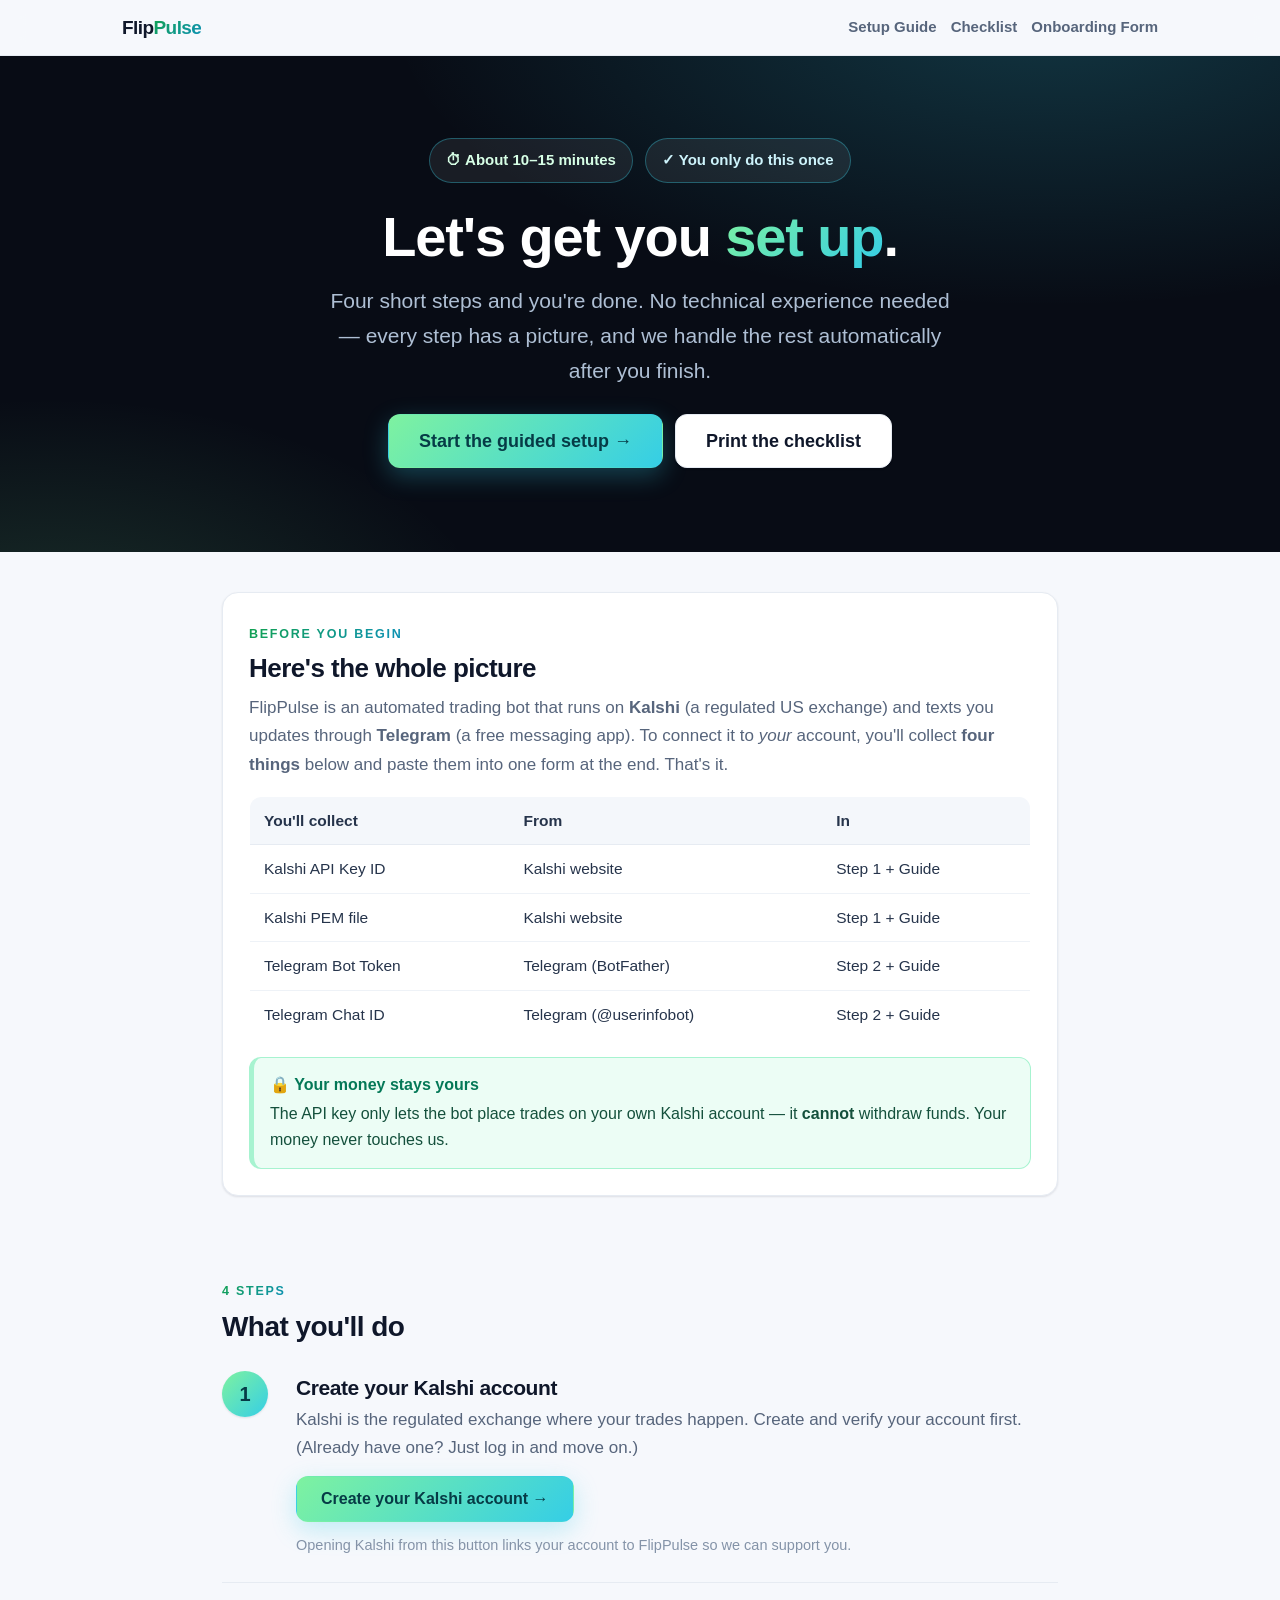
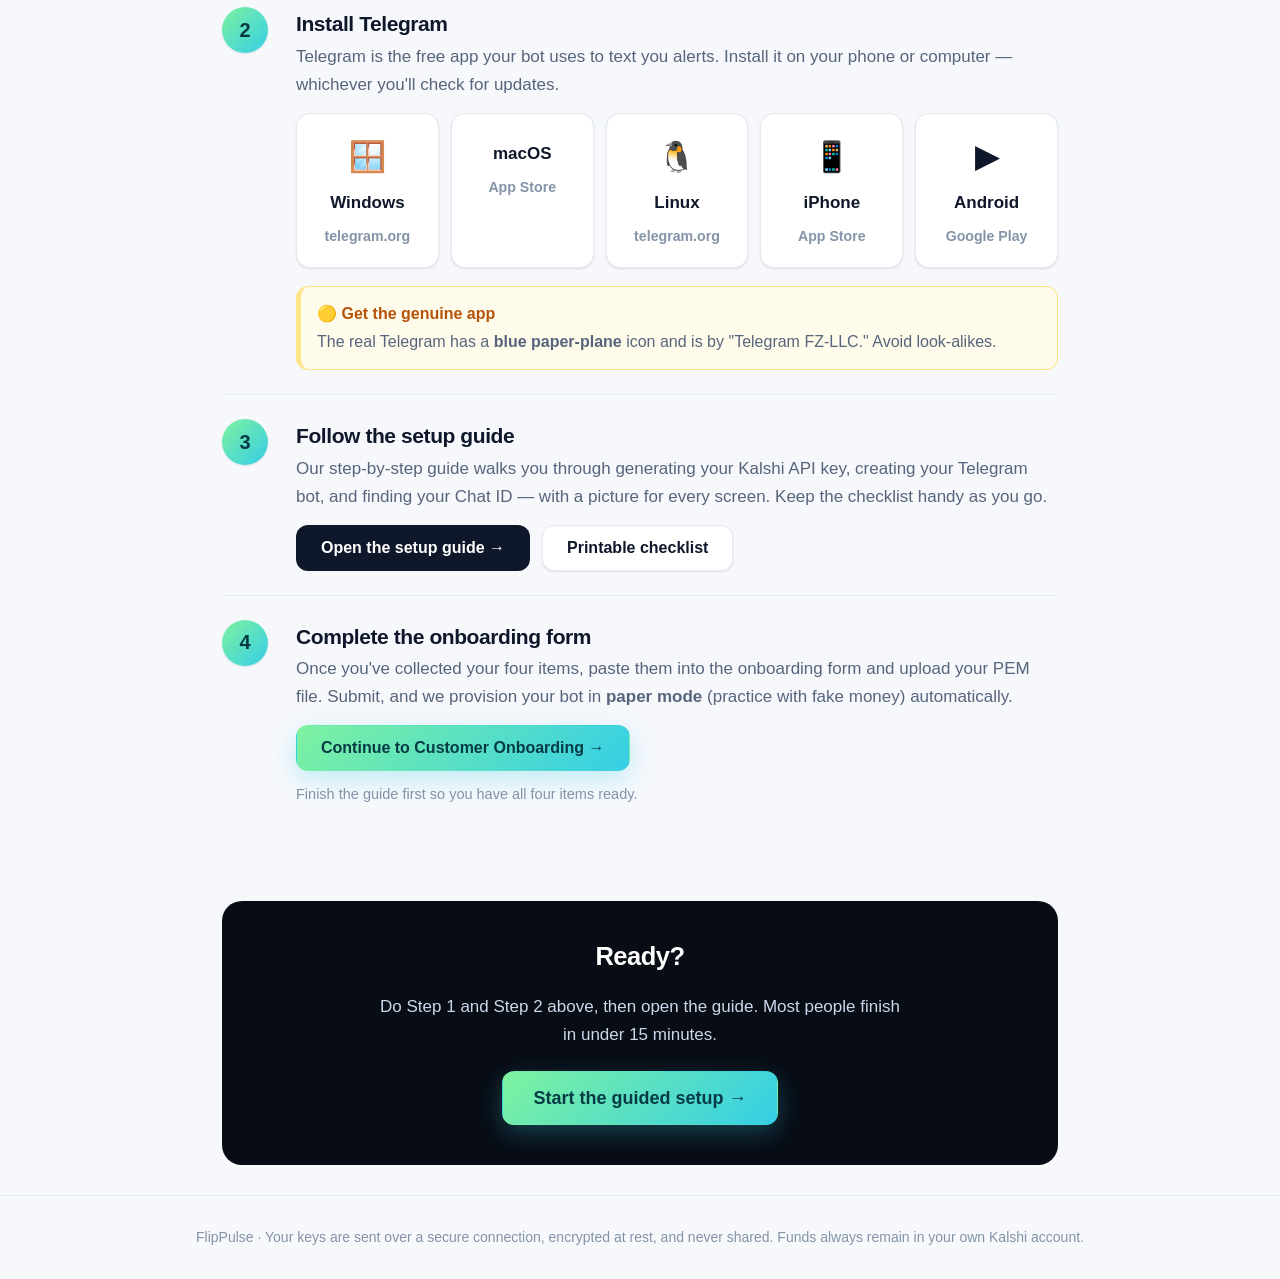
<file: onboarding/guide/index.html>
<!doctype html>
<html lang="en">
<head>
<meta charset="utf-8">
<meta name="viewport" content="width=device-width, initial-scale=1">
<title>Get Started with FlipPulse</title>
<meta name="description" content="Set up your FlipPulse trading bot in about 10–15 minutes. Create your Kalshi account, install Telegram, follow the guided setup, then complete the onboarding form.">
<link rel="stylesheet" href="styles.css">
</head>
<body>

<nav class="nav">
  <div class="nav-in">
    <span class="logo">Flip<span class="dot">Pulse</span></span>
    <span class="spacer"></span>
    <a class="navlink" href="guide.html">Setup Guide</a>
    <a class="navlink" href="checklist.html">Checklist</a>
    <a class="navlink" href="/">Onboarding Form</a>
  </div>
</nav>

<header class="hero">
  <div class="badges" style="margin-bottom:20px">
    <span class="pill">⏱ About 10–15 minutes</span>
    <span class="pill cyan">✓ You only do this once</span>
  </div>
  <h1>Let's get you <span class="grad">set up</span>.</h1>
  <p class="sub">Four short steps and you're done. No technical experience needed —
     every step has a picture, and we handle the rest automatically after you finish.</p>
  <div class="btnrow" style="justify-content:center">
    <a class="btn btn-primary btn-lg" href="guide.html">Start the guided setup →</a>
    <a class="btn btn-ghost btn-lg" href="checklist.html">Print the checklist</a>
  </div>
</header>

<main class="wrap">

  <!-- welcome / overview -->
  <section>
    <div class="card">
      <span class="eyebrow deep">Before you begin</span>
      <h2 style="margin:6px 0 10px;font-size:26px">Here's the whole picture</h2>
      <p style="color:var(--muted);margin-top:0">
        FlipPulse is an automated trading bot that runs on <b>Kalshi</b> (a
        regulated US exchange) and texts you updates through <b>Telegram</b> (a
        free messaging app). To connect it to <i>your</i> account, you'll collect
        <b>four things</b> below and paste them into one form at the end. That's it.
      </p>
      <table class="tbl">
        <tr><th>You'll collect</th><th>From</th><th>In</th></tr>
        <tr><td>Kalshi API Key ID</td><td>Kalshi website</td><td>Step 1 + Guide</td></tr>
        <tr><td>Kalshi PEM file</td><td>Kalshi website</td><td>Step 1 + Guide</td></tr>
        <tr><td>Telegram Bot Token</td><td>Telegram (BotFather)</td><td>Step 2 + Guide</td></tr>
        <tr><td>Telegram Chat ID</td><td>Telegram (@userinfobot)</td><td>Step 2 + Guide</td></tr>
      </table>
      <div class="callout ok" style="margin-bottom:0">
        <span class="ct">🔒 Your money stays yours</span>
        <p>The API key only lets the bot place trades on your own Kalshi account —
           it <b>cannot</b> withdraw funds. Your money never touches us.</p>
      </div>
    </div>
  </section>

  <!-- steps -->
  <section>
    <span class="eyebrow deep">4 steps</span>
    <h2 style="margin:6px 0 4px;font-size:28px">What you'll do</h2>

    <!-- Step 1 -->
    <div class="lstep">
      <div class="snum">1</div>
      <div>
        <h3>Create your Kalshi account</h3>
        <p>Kalshi is the regulated exchange where your trades happen. Create and
           verify your account first. (Already have one? Just log in and move on.)</p>
        <div class="btnrow">
          <a class="btn btn-primary"
             href="https://kalshi.com/sign-up/?referral=050de962-49d6-4213-b04a-6609e6e4277a&m=true&utm_source=mobile_app&utm_medium=copy&utm_campaign=referral&utm_content=referral_qr_sheet"
             target="_blank" rel="noopener">Create your Kalshi account →</a>
        </div>
        <p style="font-size:14.5px;color:var(--faint);margin:12px 0 0">
          Opening Kalshi from this button links your account to FlipPulse so we can support you.</p>
      </div>
    </div>

    <!-- Step 2 -->
    <div class="lstep">
      <div class="snum">2</div>
      <div>
        <h3>Install Telegram</h3>
        <p>Telegram is the free app your bot uses to text you alerts. Install it
           on your phone or computer — whichever you'll check for updates.</p>
        <div class="devices">
          <a class="device" target="_blank" rel="noopener" href="https://telegram.org/dl/desktop/win64">
            <span class="ic">🪟</span>Windows<small>telegram.org</small></a>
          <a class="device" target="_blank" rel="noopener" href="https://apps.apple.com/app/telegram/id747648890">
            <span class="ic"></span>macOS<small>App Store</small></a>
          <a class="device" target="_blank" rel="noopener" href="https://telegram.org/dl/desktop/linux">
            <span class="ic">🐧</span>Linux<small>telegram.org</small></a>
          <a class="device" target="_blank" rel="noopener" href="https://apps.apple.com/app/telegram-messenger/id686449807">
            <span class="ic">📱</span>iPhone<small>App Store</small></a>
          <a class="device" target="_blank" rel="noopener" href="https://play.google.com/store/apps/details?id=org.telegram.messenger">
            <span class="ic">▶</span>Android<small>Google Play</small></a>
        </div>
        <div class="callout tip" style="margin-bottom:0">
          <span class="ct">🟡 Get the genuine app</span>
          <p>The real Telegram has a <b>blue paper-plane</b> icon and is by
             "Telegram FZ-LLC." Avoid look-alikes.</p>
        </div>
      </div>
    </div>

    <!-- Step 3 -->
    <div class="lstep">
      <div class="snum">3</div>
      <div>
        <h3>Follow the setup guide</h3>
        <p>Our step-by-step guide walks you through generating your Kalshi API key,
           creating your Telegram bot, and finding your Chat ID — with a picture
           for every screen. Keep the checklist handy as you go.</p>
        <div class="btnrow">
          <a class="btn btn-dark" href="guide.html">Open the setup guide →</a>
          <a class="btn btn-ghost" href="checklist.html">Printable checklist</a>
        </div>
      </div>
    </div>

    <!-- Step 4 -->
    <div class="lstep">
      <div class="snum">4</div>
      <div>
        <h3>Complete the onboarding form</h3>
        <p>Once you've collected your four items, paste them into the onboarding
           form and upload your PEM file. Submit, and we provision your bot in
           <b>paper mode</b> (practice with fake money) automatically.</p>
        <div class="btnrow">
          <a class="btn btn-primary" href="/">Continue to Customer Onboarding →</a>
        </div>
        <p style="font-size:14.5px;color:var(--faint);margin:12px 0 0">
          Finish the guide first so you have all four items ready.</p>
      </div>
    </div>
  </section>

  <div class="cta-box">
    <h2 style="margin-top:0">Ready?</h2>
    <p style="color:#cbd8ea;max-width:520px;margin:0 auto 22px">
      Do Step&nbsp;1 and Step&nbsp;2 above, then open the guide. Most people finish
      in under 15 minutes.</p>
    <a class="btn btn-primary btn-lg" href="guide.html">Start the guided setup →</a>
  </div>

</main>

<footer class="foot">
  FlipPulse · Your keys are sent over a secure connection, encrypted at rest, and never shared.
  Funds always remain in your own Kalshi account.
</footer>

</body>
</html>
</file>
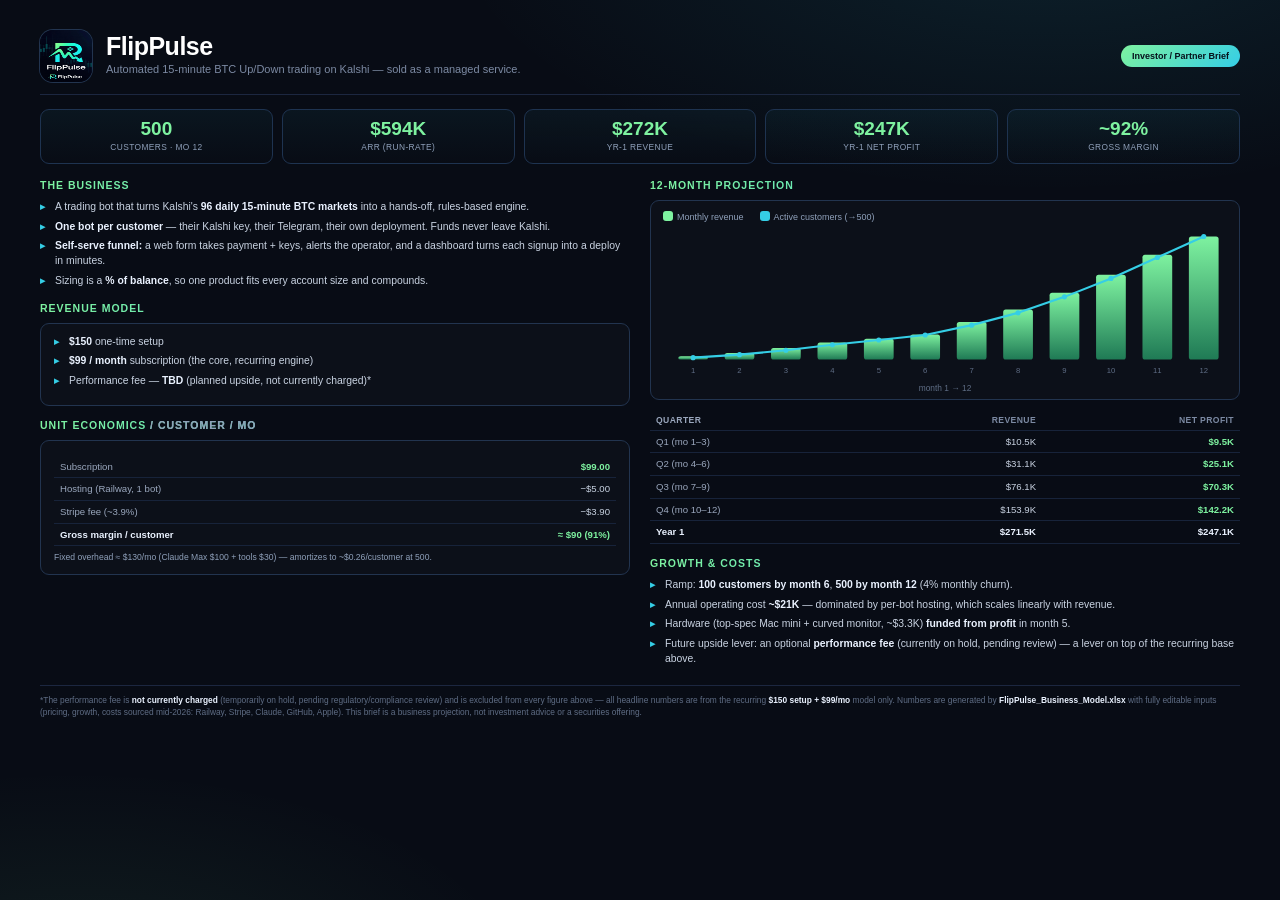
<file: business/FlipPulse_OnePager.html>
<!doctype html>
<!-- Source for business/FlipPulse_OnePager.pdf. Regenerate via business/build_onepager.py + Chromium. -->
<html lang="en"><head><meta charset="utf-8"><style>
  @page { size: letter; margin: 0; }
  * { box-sizing: border-box; -webkit-print-color-adjust: exact; print-color-adjust: exact; }
  html,body { margin:0; padding:0; }
  body { font-family:-apple-system,'Segoe UI',Helvetica,Arial,sans-serif; background:#080c15;
    color:#c9d3e2; font-size:10.4px; line-height:1.42; }
  .page { min-height:100vh; padding:30px 40px 22px;
    background:
      radial-gradient(1000px 440px at 82% -8%, rgba(51,206,230,0.11), transparent 60%),
      radial-gradient(820px 400px at 6% 110%, rgba(126,242,160,0.08), transparent 55%), #080c15; }
  .head { display:flex; align-items:center; gap:14px; border-bottom:1px solid #1c2740; padding-bottom:12px; }
  .logo { width:52px; height:52px; border-radius:13px; box-shadow:0 0 0 1px #22344f; }
  .brand { font-size:25px; font-weight:800; color:#fff; letter-spacing:-.5px; line-height:1; }
  .tag { font-size:11px; color:#7c8aa3; margin-top:3px; }
  .pill { margin-left:auto; font-size:9px; font-weight:800; color:#06111a;
    background:linear-gradient(135deg,#7ef2a0,#35cee6); padding:5px 11px; border-radius:20px; }
  h2 { font-size:10.5px; text-transform:uppercase; letter-spacing:1px; margin:0 0 7px; font-weight:800;
    background:linear-gradient(90deg,#7ef2a0,#35cee6); -webkit-background-clip:text; background-clip:text; color:transparent; }
  .metrics { display:flex; gap:9px; margin:14px 0 4px; }
  .metric { flex:1; border:1px solid #1e3350; border-radius:9px; padding:9px 6px; text-align:center;
    background:linear-gradient(180deg,rgba(51,206,230,0.05),transparent); }
  .metric .v { font-size:19px; font-weight:800; color:#7ef2a0; line-height:1; }
  .metric .l { font-size:8.4px; color:#8fa0ba; text-transform:uppercase; letter-spacing:.4px; margin-top:4px; }
  .cols { display:flex; gap:20px; margin-top:14px; }
  .col { flex:1; }
  ul { margin:0; padding-left:0; list-style:none; }
  li { position:relative; padding-left:15px; margin-bottom:5px; }
  li::before { content:"▸"; position:absolute; left:0; color:#35cee6; font-weight:800; }
  b { color:#eaf2ff; }
  .box { border:1px solid #22344f; border-radius:9px; padding:11px 13px; margin-top:6px;
    background:rgba(255,255,255,0.015); }
  table { width:100%; border-collapse:collapse; font-size:9.6px; margin-top:4px; }
  th,td { padding:4px 6px; border-bottom:1px solid #17233a; text-align:right; }
  th:first-child, td:first-child { text-align:left; color:#9aa7bd; }
  th { color:#7c8aa3; font-size:8.6px; text-transform:uppercase; letter-spacing:.4px; }
  td.g { color:#7ef2a0; font-weight:700; }
  .chartwrap { border:1px solid #22344f; border-radius:9px; padding:10px 12px 4px; margin-top:6px;
    background:rgba(255,255,255,0.015); }
  .legend { display:flex; gap:16px; font-size:9px; color:#8fa0ba; margin-bottom:4px; }
  .sw { display:inline-block; width:10px; height:10px; border-radius:3px; vertical-align:-1px; margin-right:4px; }
  .disc { margin-top:13px; border-top:1px solid #1c2740; padding-top:9px; font-size:8.4px; color:#5f6d85; }
</style></head><body>
<div class="page">
  <div class="head">
    <img class="logo" src="[data-uri]">
    <div><div class="brand">FlipPulse</div>
      <div class="tag">Automated 15-minute BTC Up/Down trading on Kalshi — sold as a managed service.</div></div>
    <div class="pill">Investor / Partner Brief</div>
  </div>

  <div class="metrics">
    <div class="metric"><div class="v">500</div><div class="l">Customers · mo 12</div></div>
    <div class="metric"><div class="v">$594K</div><div class="l">ARR (run-rate)</div></div>
    <div class="metric"><div class="v">$272K</div><div class="l">Yr-1 revenue</div></div>
    <div class="metric"><div class="v">$247K</div><div class="l">Yr-1 net profit</div></div>
    <div class="metric"><div class="v">~92%</div><div class="l">Gross margin</div></div>
  </div>

  <div class="cols">
    <div class="col">
      <h2>The Business</h2>
      <ul>
        <li>A trading bot that turns Kalshi's <b>96 daily 15-minute BTC markets</b> into a hands-off, rules-based engine.</li>
        <li><b>One bot per customer</b> — their Kalshi key, their Telegram, their own deployment. Funds never leave Kalshi.</li>
        <li><b>Self-serve funnel:</b> a web form takes payment + keys, alerts the operator, and a dashboard turns each signup into a deploy in minutes.</li>
        <li>Sizing is a <b>% of balance</b>, so one product fits every account size and compounds.</li>
      </ul>
      <h2 style="margin-top:12px;">Revenue Model</h2>
      <div class="box">
        <ul>
          <li><b>$150</b> one-time setup</li>
          <li><b>$99 / month</b> subscription (the core, recurring engine)</li>
          <li>Performance fee &mdash; <b>TBD</b> (planned upside, not currently charged)*</li>
        </ul>
      </div>
      <h2 style="margin-top:12px;">Unit Economics <span style="color:#8fa0ba;font-weight:600;">/ customer / mo</span></h2>
      <div class="box">
        <table>
          <tr><td>Subscription</td><td class="g">$99.00</td></tr>
          <tr><td>Hosting (Railway, 1 bot)</td><td>−$5.00</td></tr>
          <tr><td>Stripe fee (~3.9%)</td><td>−$3.90</td></tr>
          <tr><td><b>Gross margin / customer</b></td><td class="g">≈ $90 (91%)</td></tr>
        </table>
        <div style="font-size:8.6px;color:#8fa0ba;margin-top:5px;">Fixed overhead ≈ $130/mo (Claude Max $100 + tools $30) — amortizes to ~$0.26/customer at 500.</div>
      </div>
    </div>

    <div class="col">
      <h2>12-Month Projection</h2>
      <div class="chartwrap">
        <div class="legend"><span><span class="sw" style="background:#7ef2a0;"></span>Monthly revenue</span>
          <span><span class="sw" style="background:#35cee6;"></span>Active customers (→500)</span></div>
        <svg viewBox="0 0 660 176" width="100%" preserveAspectRatio="xMidYMid meet">
  <defs><linearGradient id="g" x1="0" y1="1" x2="0" y2="0">
    <stop offset="0" stop-color="#1f7a55"/><stop offset="1" stop-color="#7ef2a0"/></linearGradient></defs>
  <rect x='17.8' y='150.2' width='34.8' height='3.8' rx='3' fill='url(#g)'/><rect x='72.1' y='146.3' width='34.8' height='7.7' rx='3' fill='url(#g)'/><rect x='126.4' y='140.5' width='34.8' height='13.5' rx='3' fill='url(#g)'/><rect x='180.8' y='134.1' width='34.8' height='19.9' rx='3' fill='url(#g)'/><rect x='235.1' y='129.5' width='34.8' height='24.5' rx='3' fill='url(#g)'/><rect x='289.4' y='124.5' width='34.8' height='29.5' rx='3' fill='url(#g)'/><rect x='343.8' y='110.0' width='34.8' height='44.0' rx='3' fill='url(#g)'/><rect x='398.1' y='95.3' width='34.8' height='58.7' rx='3' fill='url(#g)'/><rect x='452.4' y='75.7' width='34.8' height='78.3' rx='3' fill='url(#g)'/><rect x='506.8' y='54.7' width='34.8' height='99.3' rx='3' fill='url(#g)'/><rect x='561.1' y='31.2' width='34.8' height='122.8' rx='3' fill='url(#g)'/><rect x='615.4' y='10.0' width='34.8' height='144.0' rx='3' fill='url(#g)'/>
  <polyline points="35.2,151.7 89.5,148.2 143.8,143.1 198.2,136.7 252.5,131.0 306.8,125.2 361.2,113.7 415.5,99.3 469.8,80.6 524.2,59.0 578.5,34.5 632.8,10.0" fill="none" stroke="#35cee6" stroke-width="2.5"/>
  <circle cx='35.2' cy='151.7' r='3' fill='#35cee6'/><circle cx='89.5' cy='148.2' r='3' fill='#35cee6'/><circle cx='143.8' cy='143.1' r='3' fill='#35cee6'/><circle cx='198.2' cy='136.7' r='3' fill='#35cee6'/><circle cx='252.5' cy='131.0' r='3' fill='#35cee6'/><circle cx='306.8' cy='125.2' r='3' fill='#35cee6'/><circle cx='361.2' cy='113.7' r='3' fill='#35cee6'/><circle cx='415.5' cy='99.3' r='3' fill='#35cee6'/><circle cx='469.8' cy='80.6' r='3' fill='#35cee6'/><circle cx='524.2' cy='59.0' r='3' fill='#35cee6'/><circle cx='578.5' cy='34.5' r='3' fill='#35cee6'/><circle cx='632.8' cy='10.0' r='3' fill='#35cee6'/>
  <text x='35.2' y='170' fill='#5f6d85' font-size='9' text-anchor='middle'>1</text><text x='89.5' y='170' fill='#5f6d85' font-size='9' text-anchor='middle'>2</text><text x='143.8' y='170' fill='#5f6d85' font-size='9' text-anchor='middle'>3</text><text x='198.2' y='170' fill='#5f6d85' font-size='9' text-anchor='middle'>4</text><text x='252.5' y='170' fill='#5f6d85' font-size='9' text-anchor='middle'>5</text><text x='306.8' y='170' fill='#5f6d85' font-size='9' text-anchor='middle'>6</text><text x='361.2' y='170' fill='#5f6d85' font-size='9' text-anchor='middle'>7</text><text x='415.5' y='170' fill='#5f6d85' font-size='9' text-anchor='middle'>8</text><text x='469.8' y='170' fill='#5f6d85' font-size='9' text-anchor='middle'>9</text><text x='524.2' y='170' fill='#5f6d85' font-size='9' text-anchor='middle'>10</text><text x='578.5' y='170' fill='#5f6d85' font-size='9' text-anchor='middle'>11</text><text x='632.8' y='170' fill='#5f6d85' font-size='9' text-anchor='middle'>12</text>
</svg>
        <div style="font-size:8.4px;color:#5f6d85;text-align:center;">month 1 → 12</div>
      </div>
      <table style="margin-top:10px;">
        <tr><th>Quarter</th><th>Revenue</th><th>Net profit</th></tr>
        <tr><td>Q1 (mo 1–3)</td><td>$10.5K</td><td class="g">$9.5K</td></tr>
        <tr><td>Q2 (mo 4–6)</td><td>$31.1K</td><td class="g">$25.1K</td></tr>
        <tr><td>Q3 (mo 7–9)</td><td>$76.1K</td><td class="g">$70.3K</td></tr>
        <tr><td>Q4 (mo 10–12)</td><td>$153.9K</td><td class="g">$142.2K</td></tr>
        <tr><td><b>Year 1</b></td><td><b>$271.5K</b></td><td class="g"><b>$247.1K</b></td></tr>
      </table>
      <h2 style="margin-top:12px;">Growth &amp; Costs</h2>
      <ul>
        <li>Ramp: <b>100 customers by month 6</b>, <b>500 by month 12</b> (4% monthly churn).</li>
        <li>Annual operating cost <b>~$21K</b> — dominated by per-bot hosting, which scales linearly with revenue.</li>
        <li>Hardware (top-spec Mac mini + curved monitor, ~$3.3K) <b>funded from profit</b> in month 5.</li>
        <li>Future upside lever: an optional <b>performance fee</b> (currently on hold, pending review) — a lever on top of the recurring base above.</li>
      </ul>
    </div>
  </div>

  <div class="disc">
    *The performance fee is <b>not currently charged</b> (temporarily on hold, pending regulatory/compliance review) and
    is excluded from every figure above — all headline numbers are from the recurring <b>$150 setup + $99/mo</b> model
    only. Numbers are generated by <b>FlipPulse_Business_Model.xlsx</b> with fully editable inputs (pricing, growth, costs
    sourced mid-2026: Railway, Stripe, Claude, GitHub, Apple). This brief is a business projection, not investment advice
    or a securities offering.
  </div>
</div>
</body></html>
</file>
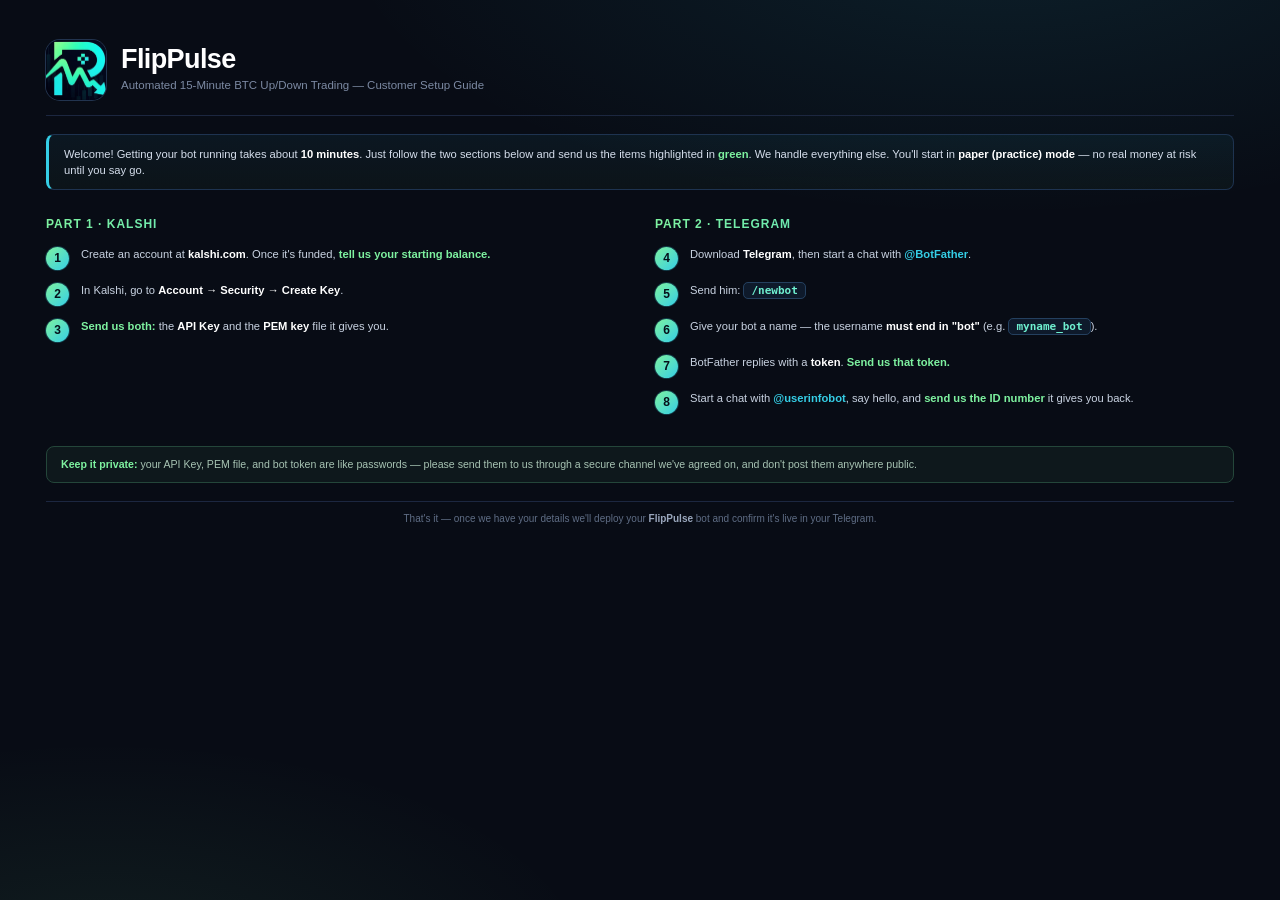
<file: docs/customer-setup.html>
<!DOCTYPE html>
<!--
  FlipPulse customer setup guide — source for docs/FlipPulse_Customer_Setup.pdf.
  Edit this file, then regenerate the PDF with headless Chromium:
    chromium --headless --no-pdf-header-footer \
      --print-to-pdf=FlipPulse_Customer_Setup.pdf customer-setup.html
-->
<html lang="en">
<head>
<meta charset="utf-8">
<style>
  @page { size: letter; margin: 0; }
  * { box-sizing: border-box; -webkit-print-color-adjust: exact; print-color-adjust: exact; }
  html, body { margin: 0; padding: 0; }
  body {
    font-family: -apple-system, "Segoe UI", Helvetica, Arial, sans-serif;
    background: #080c15;
    color: #c9d3e2;
    font-size: 11.2px;
    line-height: 1.45;
  }
  .page {
    min-height: 100vh;
    padding: 40px 46px 30px;
    background:
      radial-gradient(1100px 480px at 78% -8%, rgba(51,206,230,0.10), transparent 60%),
      radial-gradient(900px 420px at 8% 108%, rgba(126,242,160,0.08), transparent 55%),
      #080c15;
  }

  /* ---- Header / brand ---- */
  .header { display: flex; align-items: center; gap: 15px; padding-bottom: 15px;
    border-bottom: 1px solid #1c2740; margin-bottom: 18px; }
  .logo { flex: 0 0 auto; }
  .logo-img { width: 60px; height: 60px; border-radius: 14px; object-fit: cover; display: block; box-shadow: 0 0 0 1px #22344f; }
  .brand { font-size: 27px; font-weight: 800; letter-spacing: -0.6px; color: #ffffff; line-height: 1; }
  .tagline { font-size: 11.5px; color: #7c8aa3; margin-top: 4px; }

  .intro {
    background: linear-gradient(180deg, rgba(51,206,230,0.06), rgba(126,242,160,0.03));
    border: 1px solid #1e3350;
    border-left: 3px solid #35cee6;
    border-radius: 8px;
    padding: 11px 15px;
    margin-bottom: 20px;
    color: #d5deec;
  }
  .intro b { color: #ffffff; }

  h2 {
    font-size: 12px;
    text-transform: uppercase;
    letter-spacing: 1px;
    margin: 6px 0 12px;
    background: linear-gradient(90deg, #7ef2a0, #35cee6);
    -webkit-background-clip: text; background-clip: text; color: transparent;
    font-weight: 800;
  }

  .cols { display: flex; gap: 30px; }
  .col { flex: 1; }

  .step { display: flex; gap: 12px; margin-bottom: 12px; align-items: flex-start; }
  .num {
    flex: 0 0 auto; width: 23px; height: 23px;
    background: linear-gradient(135deg, #7ef2a0, #35cee6);
    color: #06111a; border-radius: 50%;
    font-weight: 800; font-size: 12px;
    display: flex; align-items: center; justify-content: center;
    margin-top: 1px;
    box-shadow: 0 0 0 1px rgba(51,206,230,0.25);
  }
  .step .body { flex: 1; }
  .step .body b { color: #ffffff; }

  code {
    background: #0e1a2b;
    border: 1px solid #24405f;
    border-radius: 5px;
    padding: 1px 7px;
    font-family: "SF Mono", Consolas, monospace;
    font-size: 11px;
    color: #6ff0d0;
    font-weight: 600;
  }
  .send { color: #7ef2a0; font-weight: 700; }
  .at { color: #35cee6; font-weight: 700; }

  .note {
    margin-top: 20px;
    background: rgba(126,242,160,0.05);
    border: 1px solid #24463a;
    border-radius: 8px;
    padding: 10px 14px;
    font-size: 10.6px;
    color: #a7c3b3;
  }
  .note b { color: #7ef2a0; }

  .footer {
    margin-top: 18px; text-align: center; font-size: 10px; color: #5f6d85;
    border-top: 1px solid #1c2740; padding-top: 10px;
  }
  .footer .mini { display: inline-flex; align-items: center; gap: 6px; color: #9aa7bd; font-weight: 700; }
</style>
</head>
<body>
<div class="page">

  <div class="header">
    <div class="logo">
      <img class="logo-img" src="[data-uri]" alt="FlipPulse logo"/>
    </div>
    <div>
      <div class="brand">FlipPulse</div>
      <div class="tagline">Automated 15-Minute BTC Up/Down Trading &mdash; Customer Setup Guide</div>
    </div>
  </div>

  <div class="intro">
    Welcome! Getting your bot running takes about <b>10 minutes</b>. Just follow the two
    sections below and send us the items highlighted in <span class="send">green</span>.
    We handle everything else. You'll start in <b>paper (practice) mode</b> &mdash; no real
    money at risk until you say go.
  </div>

  <div class="cols">
    <div class="col">
      <h2>Part 1 &middot; Kalshi</h2>

      <div class="step">
        <div class="num">1</div>
        <div class="body">Create an account at <b>kalshi.com</b>. Once it's funded,
          <span class="send">tell us your starting balance.</span></div>
      </div>

      <div class="step">
        <div class="num">2</div>
        <div class="body">In Kalshi, go to <b>Account &rarr; Security &rarr; Create Key</b>.</div>
      </div>

      <div class="step">
        <div class="num">3</div>
        <div class="body"><span class="send">Send us both:</span> the <b>API Key</b> and the
          <b>PEM key</b> file it gives you.</div>
      </div>
    </div>

    <div class="col">
      <h2>Part 2 &middot; Telegram</h2>

      <div class="step">
        <div class="num">4</div>
        <div class="body">Download <b>Telegram</b>, then start a chat with
          <span class="at">@BotFather</span>.</div>
      </div>

      <div class="step">
        <div class="num">5</div>
        <div class="body">Send him: <code>/newbot</code></div>
      </div>

      <div class="step">
        <div class="num">6</div>
        <div class="body">Give your bot a name &mdash; the username <b>must end in "bot"</b>
          (e.g. <code>myname_bot</code>).</div>
      </div>

      <div class="step">
        <div class="num">7</div>
        <div class="body">BotFather replies with a <b>token</b>.
          <span class="send">Send us that token.</span></div>
      </div>

      <div class="step">
        <div class="num">8</div>
        <div class="body">Start a chat with <span class="at">@userinfobot</span>, say hello, and
          <span class="send">send us the ID number</span> it gives you back.</div>
      </div>
    </div>
  </div>

  <div class="note">
    <b>Keep it private:</b> your API Key, PEM file, and bot token are like passwords &mdash;
    please send them to us through a secure channel we've agreed on, and don't post them
    anywhere public.
  </div>

  <div class="footer">
    That's it &mdash; once we have your details we'll deploy your
    <span class="mini">FlipPulse</span> bot and confirm it's live in your Telegram.
  </div>

</div>
</body>
</html>
</file>
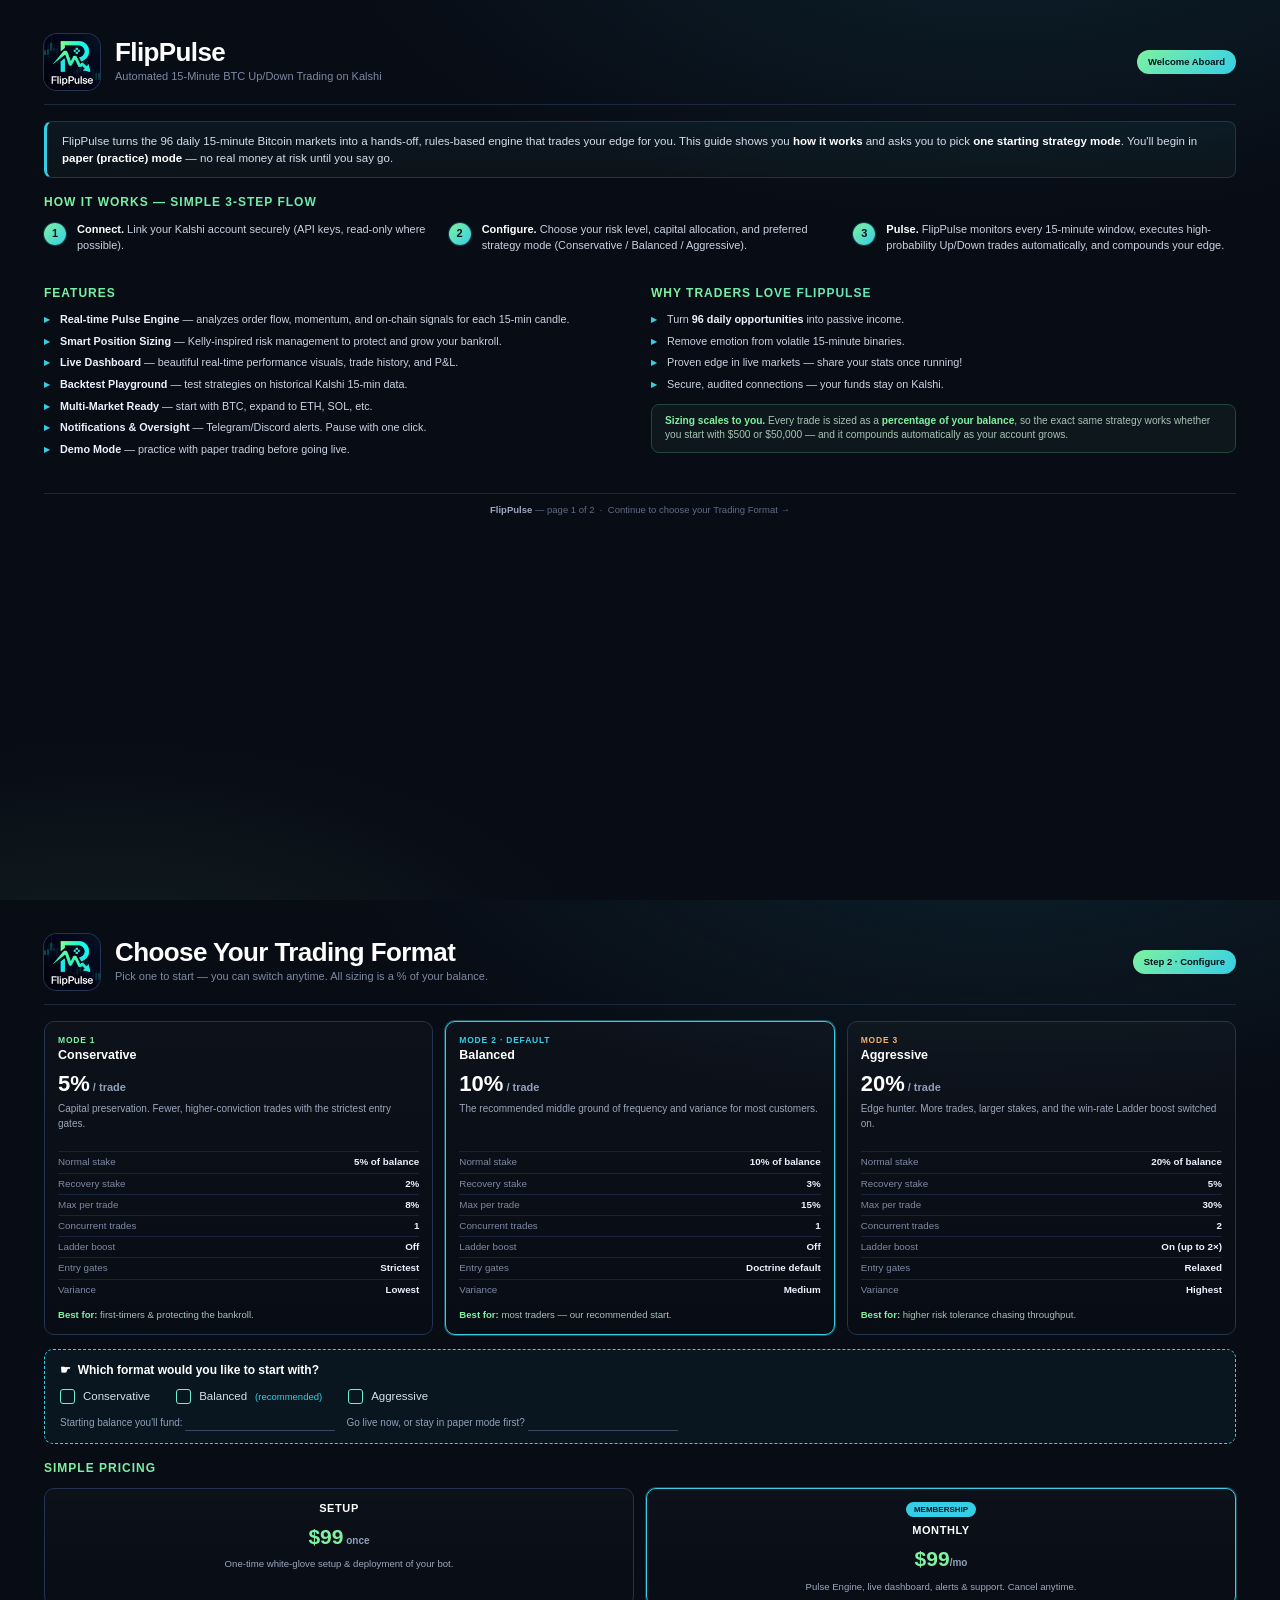
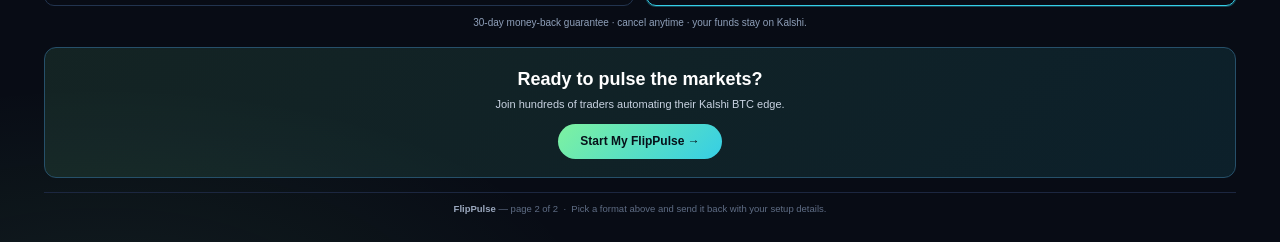
<file: docs/FlipPulse_Customer_Onboarding.html>
<!DOCTYPE html>
<!--
  FlipPulse customer ONBOARDING guide — source for docs/FlipPulse_Customer_Onboarding.pdf.
  Edit this file, then regenerate the PDF with headless Chromium:
    chromium --headless --no-pdf-header-footer \
      --print-to-pdf=FlipPulse_Customer_Onboarding.pdf FlipPulse_Customer_Onboarding.html
-->
<html lang="en">
<head>
<meta charset="utf-8">
<style>
  @page { size: letter; margin: 0; }
  * { box-sizing: border-box; -webkit-print-color-adjust: exact; print-color-adjust: exact; }
  html, body { margin: 0; padding: 0; }
  body {
    font-family: -apple-system, "Segoe UI", Helvetica, Arial, sans-serif;
    background: #080c15; color: #c9d3e2; font-size: 11px; line-height: 1.45;
  }
  .page {
    position: relative; min-height: 100vh; padding: 34px 44px 26px;
    background:
      radial-gradient(1100px 480px at 78% -8%, rgba(51,206,230,0.10), transparent 60%),
      radial-gradient(900px 420px at 8% 108%, rgba(126,242,160,0.08), transparent 55%),
      #080c15;
    page-break-after: always;
  }
  .page:last-child { page-break-after: auto; }

  /* header / brand */
  .header { display: flex; align-items: center; gap: 15px; padding-bottom: 14px;
    border-bottom: 1px solid #1c2740; margin-bottom: 16px; }
  .logo-img { width: 56px; height: 56px; border-radius: 13px; object-fit: cover;
    display: block; box-shadow: 0 0 0 1px #22344f; }
  .brand { font-size: 26px; font-weight: 800; letter-spacing: -0.6px; color: #fff; line-height: 1; }
  .tagline { font-size: 11px; color: #7c8aa3; margin-top: 4px; }
  .pill { margin-left:auto; font-size:9.5px; font-weight:700; color:#06111a;
    background: linear-gradient(135deg, #7ef2a0, #35cee6); padding:5px 11px; border-radius:20px; }

  h2 { font-size: 12px; text-transform: uppercase; letter-spacing: 1px; margin: 4px 0 10px;
    background: linear-gradient(90deg, #7ef2a0, #35cee6);
    -webkit-background-clip: text; background-clip: text; color: transparent; font-weight: 800; }
  h3 { margin: 0 0 3px; font-size: 12.5px; color: #fff; }

  .intro {
    background: linear-gradient(180deg, rgba(51,206,230,0.06), rgba(126,242,160,0.03));
    border: 1px solid #1e3350; border-left: 3px solid #35cee6; border-radius: 8px;
    padding: 11px 15px; margin-bottom: 16px; color: #d5deec; font-size: 11.5px; }
  .intro b { color: #fff; }

  .cols { display: flex; gap: 22px; }
  .col { flex: 1; }

  /* 3-step flow */
  .step { display: flex; gap: 11px; margin-bottom: 11px; align-items: flex-start; }
  .num { flex: 0 0 auto; width: 22px; height: 22px;
    background: linear-gradient(135deg, #7ef2a0, #35cee6); color: #06111a; border-radius: 50%;
    font-weight: 800; font-size: 11px; display: flex; align-items: center; justify-content: center;
    margin-top: 1px; box-shadow: 0 0 0 1px rgba(51,206,230,0.25); }
  .step .body b { color: #fff; }

  /* feature / bullet lists */
  ul.feat { list-style: none; padding: 0; margin: 0; }
  ul.feat li { position: relative; padding-left: 16px; margin-bottom: 6px; font-size: 10.8px; }
  ul.feat li::before { content: "▸"; position: absolute; left: 0; color: #35cee6; font-weight: 800; }
  ul.feat li b { color: #eaf2ff; }

  .section { margin-bottom: 16px; }

  /* format cards */
  .cards { display: flex; gap: 12px; }
  .card { flex: 1; border: 1px solid #22344f; border-radius: 10px; padding: 12px 13px;
    background: linear-gradient(180deg, rgba(255,255,255,0.02), rgba(255,255,255,0)); }
  .card.pick { border-color: #35cee6; box-shadow: 0 0 0 1px rgba(51,206,230,0.35); }
  .card .tag { font-size: 8.5px; font-weight: 800; letter-spacing: .8px; text-transform: uppercase;
    color: #7c8aa3; }
  .card.c1 .tag { color:#7ef2a0; } .card.c2 .tag { color:#35cee6; } .card.c3 .tag { color:#f2b06a; }
  .card .big { font-size: 22px; font-weight: 800; color: #fff; margin: 4px 0 2px; }
  .card .big small { font-size: 11px; color:#8fa0ba; font-weight:600; }
  .card .sub { font-size: 10px; color: #9aa7bd; margin-bottom: 9px; min-height: 40px; }
  table.spec { width: 100%; border-collapse: collapse; font-size: 9.8px; }
  table.spec td { padding: 3px 0; border-top: 1px solid #17233a; color:#c9d3e2; }
  table.spec td.k { color: #7c8aa3; }
  table.spec td.v { text-align: right; color: #eaf2ff; font-weight: 700; }
  .bestfor { margin-top: 8px; font-size: 9.6px; color:#a7c3b3; }
  .bestfor b { color:#7ef2a0; }

  /* selection box */
  .selbox { margin-top: 14px; border: 1px dashed #35cee6; border-radius: 9px; padding: 12px 15px;
    background: rgba(51,206,230,0.05); }
  .selbox .q { font-size: 12px; color: #fff; font-weight: 700; margin-bottom: 9px; }
  .choices { display: flex; gap: 26px; }
  .choice { display: flex; align-items: center; gap: 8px; font-size: 11.5px; color:#d5deec; }
  .box { width: 15px; height: 15px; border: 1.5px solid #6ff0d0; border-radius: 3px; display:inline-block; }
  .selbox .line { margin-top: 11px; font-size: 10px; color:#8fa0ba; }
  .selbox .u { display:inline-block; border-bottom:1px solid #3a4a63; min-width:150px; }

  /* pricing */
  .tiers { display: flex; gap: 12px; }
  .tier { flex: 1; border: 1px solid #22344f; border-radius: 10px; padding: 12px 13px; text-align:center;
    background: linear-gradient(180deg, rgba(255,255,255,0.02), rgba(255,255,255,0)); }
  .tier.mid { border-color:#35cee6; box-shadow: 0 0 0 1px rgba(51,206,230,0.30); }
  .tier .name { font-size: 11px; font-weight:800; color:#fff; text-transform:uppercase; letter-spacing:.6px; }
  .tier .price { font-size: 21px; font-weight:800; color:#7ef2a0; margin: 5px 0; }
  .tier .price small { font-size:10px; color:#8fa0ba; font-weight:600; }
  .tier .desc { font-size: 9.6px; color:#9aa7bd; }
  .tier .badge { font-size:8px; font-weight:800; color:#06111a; background:#35cee6; padding:2px 8px;
    border-radius:20px; display:inline-block; margin-bottom:6px; }
  .guarantee { text-align:center; margin-top:10px; font-size:10px; color:#8fa0ba; }

  /* CTA */
  .cta { margin-top: 16px; text-align: center; border-radius: 12px; padding: 18px 20px;
    background: linear-gradient(135deg, rgba(126,242,160,0.10), rgba(51,206,230,0.10));
    border: 1px solid #26506a; }
  .cta .big { font-size: 18px; font-weight: 800; color:#fff; }
  .cta .sub { font-size: 11px; color:#c9d3e2; margin-top:5px; }
  .cta .btn { display:inline-block; margin-top:11px; font-size:12px; font-weight:800; color:#06111a;
    background: linear-gradient(135deg, #7ef2a0, #35cee6); padding:9px 22px; border-radius:24px; }

  .note { margin-top: 14px; background: rgba(126,242,160,0.05); border: 1px solid #24463a;
    border-radius: 8px; padding: 9px 13px; font-size: 10.2px; color: #a7c3b3; }
  .note b { color: #7ef2a0; }
  .footer { margin-top: 14px; text-align: center; font-size: 9.5px; color: #5f6d85;
    border-top: 1px solid #1c2740; padding-top: 9px; }
  .footer .mini { color: #9aa7bd; font-weight: 700; }
</style>
</head>
<body>

<!-- ============================ PAGE 1 ============================ -->
<div class="page">
  <div class="header">
    <img class="logo-img" src="[data-uri]" alt="FlipPulse">
    <div>
      <div class="brand">FlipPulse</div>
      <div class="tagline">Automated 15-Minute BTC Up/Down Trading on Kalshi</div>
    </div>
    <div class="pill">Welcome Aboard</div>
  </div>

  <div class="intro">
    FlipPulse turns the 96 daily 15-minute Bitcoin markets into a hands-off, rules-based
    engine that trades your edge for you. This guide shows you <b>how it works</b> and asks
    you to pick <b>one starting strategy mode</b>. You'll begin in <b>paper (practice) mode</b>
    &mdash; no real money at risk until you say go.
  </div>

  <div class="section">
    <h2>How It Works &mdash; Simple 3-Step Flow</h2>
    <div class="cols">
      <div class="col"><div class="step"><div class="num">1</div><div class="body">
        <b>Connect.</b> Link your Kalshi account securely (API keys, read-only where possible).
      </div></div></div>
      <div class="col"><div class="step"><div class="num">2</div><div class="body">
        <b>Configure.</b> Choose your risk level, capital allocation, and preferred strategy mode
        (Conservative / Balanced / Aggressive).
      </div></div></div>
      <div class="col"><div class="step"><div class="num">3</div><div class="body">
        <b>Pulse.</b> FlipPulse monitors every 15-minute window, executes high-probability Up/Down
        trades automatically, and compounds your edge.
      </div></div></div>
    </div>
  </div>

  <div class="cols">
    <div class="col section">
      <h2>Features</h2>
      <ul class="feat">
        <li><b>Real-time Pulse Engine</b> &mdash; analyzes order flow, momentum, and on-chain signals for each 15-min candle.</li>
        <li><b>Smart Position Sizing</b> &mdash; Kelly-inspired risk management to protect and grow your bankroll.</li>
        <li><b>Live Dashboard</b> &mdash; beautiful real-time performance visuals, trade history, and P&amp;L.</li>
        <li><b>Backtest Playground</b> &mdash; test strategies on historical Kalshi 15-min data.</li>
        <li><b>Multi-Market Ready</b> &mdash; start with BTC, expand to ETH, SOL, etc.</li>
        <li><b>Notifications &amp; Oversight</b> &mdash; Telegram/Discord alerts. Pause with one click.</li>
        <li><b>Demo Mode</b> &mdash; practice with paper trading before going live.</li>
      </ul>
    </div>
    <div class="col section">
      <h2>Why Traders Love FlipPulse</h2>
      <ul class="feat">
        <li>Turn <b>96 daily opportunities</b> into passive income.</li>
        <li>Remove emotion from volatile 15-minute binaries.</li>
        <li>Proven edge in live markets &mdash; share your stats once running!</li>
        <li>Secure, audited connections &mdash; your funds stay on Kalshi.</li>
      </ul>
      <div class="note" style="margin-top:11px;">
        <b>Sizing scales to you.</b> Every trade is sized as a <b>percentage of your balance</b>,
        so the exact same strategy works whether you start with $500 or $50,000 &mdash; and it
        compounds automatically as your account grows.
      </div>
    </div>
  </div>

  <div class="footer">
    <span class="mini">FlipPulse</span> &mdash; page 1 of 2 &nbsp;&middot;&nbsp; Continue to choose your Trading Format &rarr;
  </div>
</div>

<!-- ============================ PAGE 2 ============================ -->
<div class="page">
  <div class="header">
    <img class="logo-img" src="[data-uri]" alt="FlipPulse">
    <div>
      <div class="brand">Choose Your Trading Format</div>
      <div class="tagline">Pick one to start &mdash; you can switch anytime. All sizing is a % of your balance.</div>
    </div>
    <div class="pill">Step 2 &middot; Configure</div>
  </div>

  <div class="section">
    <div class="cards">
      <!-- Conservative -->
      <div class="card c1">
        <div class="tag">Mode 1</div>
        <h3>Conservative</h3>
        <div class="big">5%<small> / trade</small></div>
        <div class="sub">Capital preservation. Fewer, higher-conviction trades with the strictest entry gates.</div>
        <table class="spec">
          <tr><td class="k">Normal stake</td><td class="v">5% of balance</td></tr>
          <tr><td class="k">Recovery stake</td><td class="v">2%</td></tr>
          <tr><td class="k">Max per trade</td><td class="v">8%</td></tr>
          <tr><td class="k">Concurrent trades</td><td class="v">1</td></tr>
          <tr><td class="k">Ladder boost</td><td class="v">Off</td></tr>
          <tr><td class="k">Entry gates</td><td class="v">Strictest</td></tr>
          <tr><td class="k">Variance</td><td class="v">Lowest</td></tr>
        </table>
        <div class="bestfor"><b>Best for:</b> first-timers &amp; protecting the bankroll.</div>
      </div>

      <!-- Balanced -->
      <div class="card c2 pick">
        <div class="tag">Mode 2 &middot; Default</div>
        <h3>Balanced</h3>
        <div class="big">10%<small> / trade</small></div>
        <div class="sub">The recommended middle ground of frequency and variance for most customers.</div>
        <table class="spec">
          <tr><td class="k">Normal stake</td><td class="v">10% of balance</td></tr>
          <tr><td class="k">Recovery stake</td><td class="v">3%</td></tr>
          <tr><td class="k">Max per trade</td><td class="v">15%</td></tr>
          <tr><td class="k">Concurrent trades</td><td class="v">1</td></tr>
          <tr><td class="k">Ladder boost</td><td class="v">Off</td></tr>
          <tr><td class="k">Entry gates</td><td class="v">Doctrine default</td></tr>
          <tr><td class="k">Variance</td><td class="v">Medium</td></tr>
        </table>
        <div class="bestfor"><b>Best for:</b> most traders &mdash; our recommended start.</div>
      </div>

      <!-- Aggressive -->
      <div class="card c3">
        <div class="tag">Mode 3</div>
        <h3>Aggressive</h3>
        <div class="big">20%<small> / trade</small></div>
        <div class="sub">Edge hunter. More trades, larger stakes, and the win-rate Ladder boost switched on.</div>
        <table class="spec">
          <tr><td class="k">Normal stake</td><td class="v">20% of balance</td></tr>
          <tr><td class="k">Recovery stake</td><td class="v">5%</td></tr>
          <tr><td class="k">Max per trade</td><td class="v">30%</td></tr>
          <tr><td class="k">Concurrent trades</td><td class="v">2</td></tr>
          <tr><td class="k">Ladder boost</td><td class="v">On (up to 2&times;)</td></tr>
          <tr><td class="k">Entry gates</td><td class="v">Relaxed</td></tr>
          <tr><td class="k">Variance</td><td class="v">Highest</td></tr>
        </table>
        <div class="bestfor"><b>Best for:</b> higher risk tolerance chasing throughput.</div>
      </div>
    </div>

    <div class="selbox">
      <div class="q">&#9755;&nbsp; Which format would you like to start with?</div>
      <div class="choices">
        <div class="choice"><span class="box"></span> Conservative</div>
        <div class="choice"><span class="box"></span> Balanced <span style="color:#35cee6;font-size:9.5px;">(recommended)</span></div>
        <div class="choice"><span class="box"></span> Aggressive</div>
      </div>
      <div class="line">Starting balance you'll fund: <span class="u">&nbsp;</span> &nbsp;&nbsp;
        Go live now, or stay in paper mode first? <span class="u">&nbsp;</span></div>
    </div>
  </div>

  <div class="section">
    <h2>Simple Pricing</h2>
    <div class="tiers">
      <div class="tier">
        <div class="name">Setup</div>
        <div class="price">$99<small> once</small></div>
        <div class="desc">One-time white-glove setup &amp; deployment of your bot.</div>
      </div>
      <div class="tier mid">
        <div class="badge">MEMBERSHIP</div>
        <div class="name">Monthly</div>
        <div class="price">$99<small>/mo</small></div>
        <div class="desc">Pulse Engine, live dashboard, alerts &amp; support. Cancel anytime.</div>
      </div>
    </div>
    <div class="guarantee">30-day money-back guarantee &middot; cancel anytime &middot; your funds stay on Kalshi.</div>
  </div>

  <div class="cta">
    <div class="big">Ready to pulse the markets?</div>
    <div class="sub">Join hundreds of traders automating their Kalshi BTC edge.</div>
    <div class="btn">Start My FlipPulse &rarr;</div>
  </div>

  <div class="footer">
    <span class="mini">FlipPulse</span> &mdash; page 2 of 2 &nbsp;&middot;&nbsp;
    Pick a format above and send it back with your setup details.
  </div>
</div>

</body>
</html>
</file>
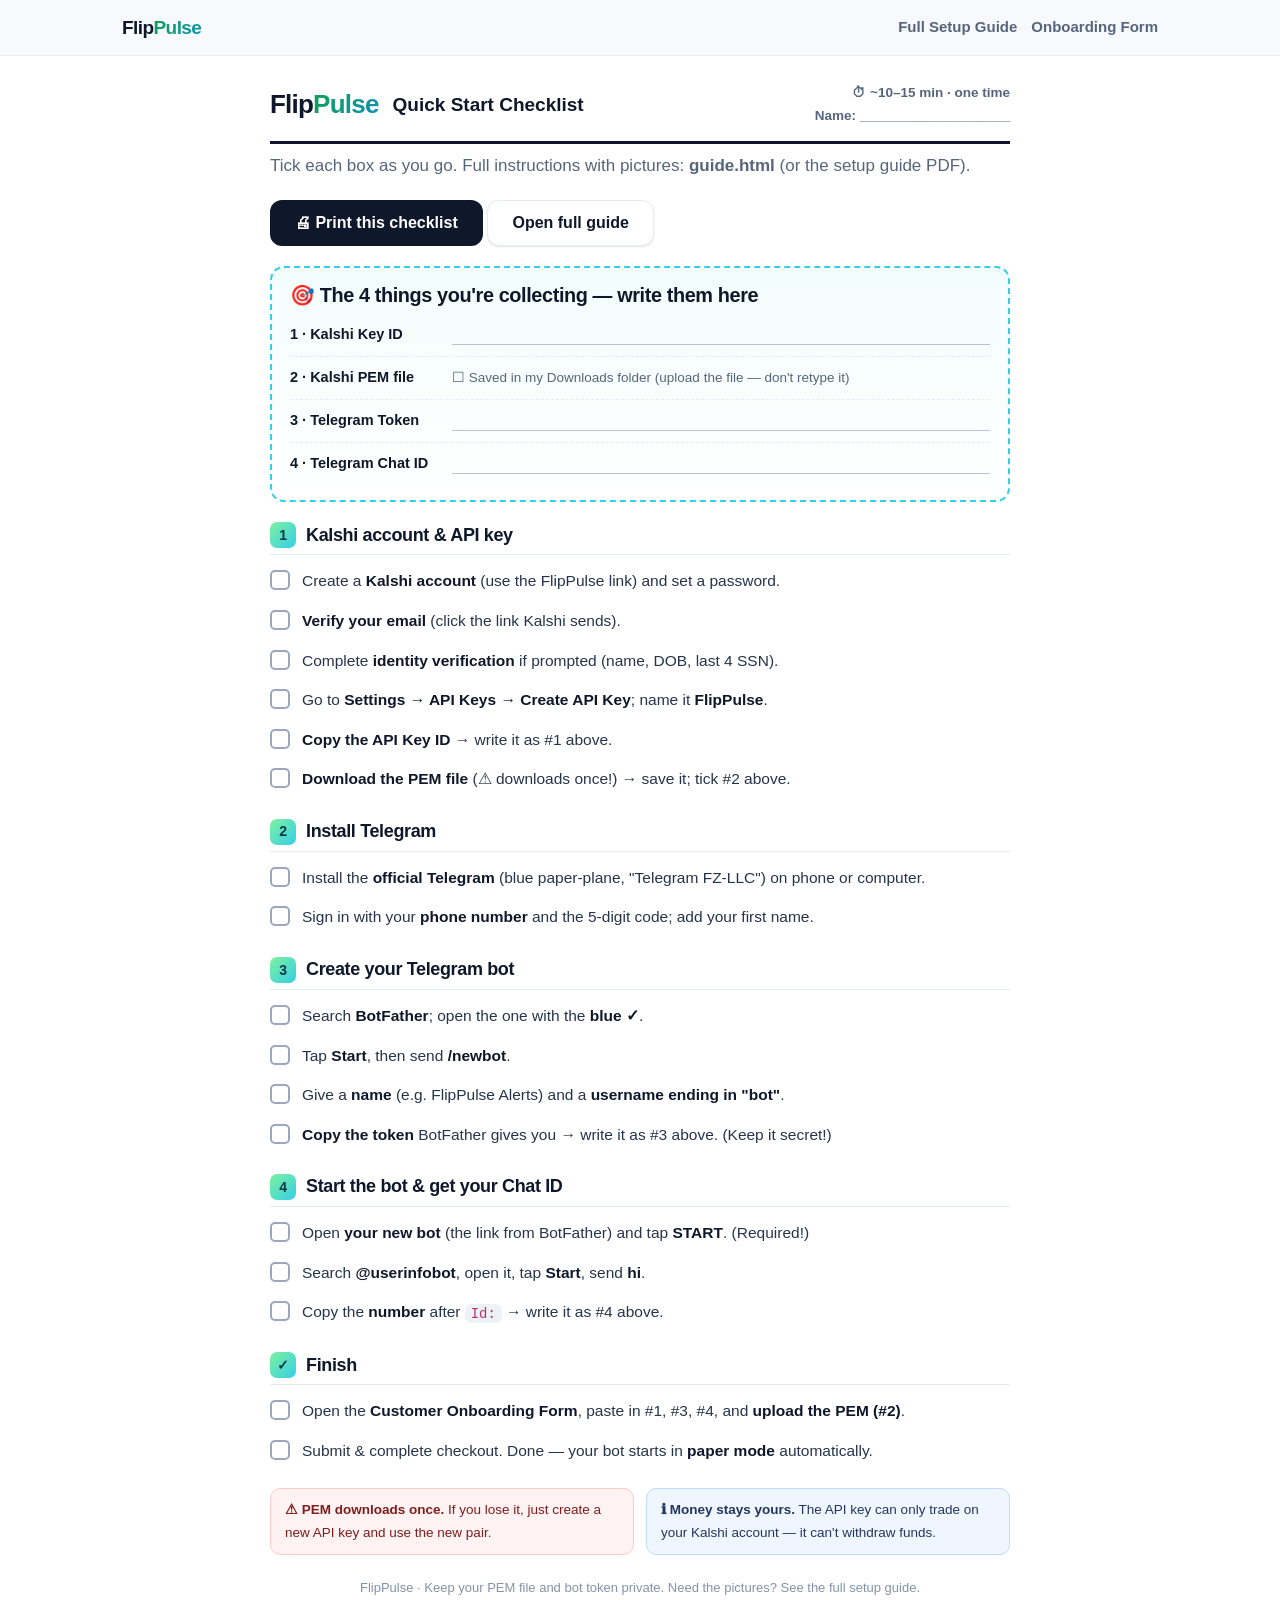
<file: onboarding/guide/checklist.html>
<!doctype html>
<html lang="en">
<head>
<meta charset="utf-8">
<meta name="viewport" content="width=device-width, initial-scale=1">
<title>FlipPulse Quick Start Checklist</title>
<link rel="stylesheet" href="styles.css">
<style>
  /* checklist-specific: compact, print-first */
  body { background: #fff; }
  .sheet { max-width: 800px; margin: 0 auto; padding: 26px 30px 60px; }
  .sheet-head { display: flex; align-items: center; gap: 14px; border-bottom: 3px solid var(--ink);
    padding-bottom: 14px; margin-bottom: 8px; }
  .sheet-head .logo { font-size: 26px; }
  .sheet-head .meta { margin-left: auto; text-align: right; color: var(--muted); font-size: 13.5px; font-weight: 600; }
  .grp { margin-top: 20px; }
  .grp h3 { display: flex; align-items: center; gap: 10px; font-size: 18px; margin: 0 0 6px;
    padding-bottom: 6px; border-bottom: 1px solid var(--line); }
  .grp h3 .n { width: 26px; height: 26px; border-radius: 7px; background: var(--grad);
    color: var(--brand-ink); font-size: 14px; font-weight: 800; display: inline-flex;
    align-items: center; justify-content: center; }
  ul.ck { list-style: none; margin: 6px 0; padding: 0; }
  ul.ck li { display: flex; gap: 12px; align-items: flex-start; padding: 7px 0; font-size: 15.5px;
    color: var(--ink-soft); break-inside: avoid; }
  ul.ck li .box { flex: none; width: 20px; height: 20px; border: 2px solid #9aa7bd; border-radius: 5px;
    margin-top: 2px; }
  ul.ck li b { color: var(--ink); }
  .collect { margin-top: 6px; border: 2px dashed var(--brand-2); border-radius: 14px; padding: 16px 18px;
    background: linear-gradient(180deg,#f2fdfb,#ffffff); }
  .collect h3 { border: none; margin: 0 0 6px; }
  .collect .row { display: flex; align-items: center; gap: 12px; padding: 9px 0; border-bottom: 1px dashed var(--line); }
  .collect .row:last-child { border-bottom: none; }
  .collect .tag { flex: none; width: 150px; font-weight: 700; color: var(--ink); font-size: 14.5px; }
  .collect .fill { flex: 1; border-bottom: 1.5px solid #b9c4d4; height: 20px; }
  .collect .pemnote { flex: 1; color: var(--muted); font-size: 13.5px; }
  .tips { margin-top: 18px; display: grid; grid-template-columns: 1fr 1fr; gap: 12px; }
  .tips .t { border-radius: 10px; padding: 10px 14px; font-size: 13.5px; border: 1px solid; }
  .tips .warn { background: var(--red-bg); border-color: var(--red-bd); color: #7f1d1d; }
  .tips .info { background: var(--blue-bg); border-color: var(--blue-bd); color: #24365e; }
  .print-btn { margin: 20px 0; }
  @media (max-width: 560px) { .tips { grid-template-columns: 1fr; } .collect .tag { width: 110px; } }
  @media print { .sheet { padding: 0 8px; } .print-btn, .nav { display: none !important; } }
</style>
</head>
<body>

<nav class="nav no-print">
  <div class="nav-in">
    <a class="logo" href="index.html" style="text-decoration:none">Flip<span class="dot">Pulse</span></a>
    <span class="spacer"></span>
    <a class="navlink" href="guide.html">Full Setup Guide</a>
    <a class="navlink" href="/">Onboarding Form</a>
  </div>
</nav>

<div class="sheet">
  <div class="sheet-head">
    <span class="logo">Flip<span class="dot">Pulse</span></span>
    <span style="font-size:19px;font-weight:800">Quick Start Checklist</span>
    <span class="meta">⏱ ~10–15 min · one time<br>Name: ____________________</span>
  </div>
  <p style="color:var(--muted);margin:8px 0 0">
    Tick each box as you go. Full instructions with pictures:
    <b>guide.html</b> (or the setup guide PDF).</p>

  <div class="print-btn no-print">
    <button class="btn btn-dark" onclick="window.print()">🖨 Print this checklist</button>
    <a class="btn btn-ghost" href="guide.html">Open full guide</a>
  </div>

  <!-- collect box -->
  <div class="collect">
    <h3>🎯 The 4 things you're collecting — write them here</h3>
    <div class="row"><span class="tag">1 · Kalshi Key ID</span><span class="fill"></span></div>
    <div class="row"><span class="tag">2 · Kalshi PEM file</span>
      <span class="pemnote">☐ Saved in my Downloads folder (upload the file — don't retype it)</span></div>
    <div class="row"><span class="tag">3 · Telegram Token</span><span class="fill"></span></div>
    <div class="row"><span class="tag">4 · Telegram Chat ID</span><span class="fill"></span></div>
  </div>

  <!-- Kalshi -->
  <div class="grp">
    <h3><span class="n">1</span> Kalshi account &amp; API key</h3>
    <ul class="ck">
      <li><span class="box"></span><span>Create a <b>Kalshi account</b> (use the FlipPulse link) and set a password.</span></li>
      <li><span class="box"></span><span><b>Verify your email</b> (click the link Kalshi sends).</span></li>
      <li><span class="box"></span><span>Complete <b>identity verification</b> if prompted (name, DOB, last 4 SSN).</span></li>
      <li><span class="box"></span><span>Go to <b>Settings → API Keys → Create API Key</b>; name it <b>FlipPulse</b>.</span></li>
      <li><span class="box"></span><span><b>Copy the API Key ID</b> → write it as #1 above.</span></li>
      <li><span class="box"></span><span><b>Download the PEM file</b> (⚠ downloads once!) → save it; tick #2 above.</span></li>
    </ul>
  </div>

  <!-- Telegram install -->
  <div class="grp">
    <h3><span class="n">2</span> Install Telegram</h3>
    <ul class="ck">
      <li><span class="box"></span><span>Install the <b>official Telegram</b> (blue paper-plane, "Telegram FZ-LLC") on phone or computer.</span></li>
      <li><span class="box"></span><span>Sign in with your <b>phone number</b> and the 5-digit code; add your first name.</span></li>
    </ul>
  </div>

  <!-- Telegram bot -->
  <div class="grp">
    <h3><span class="n">3</span> Create your Telegram bot</h3>
    <ul class="ck">
      <li><span class="box"></span><span>Search <b>BotFather</b>; open the one with the <b>blue ✓</b>.</span></li>
      <li><span class="box"></span><span>Tap <b>Start</b>, then send <b>/newbot</b>.</span></li>
      <li><span class="box"></span><span>Give a <b>name</b> (e.g. FlipPulse Alerts) and a <b>username ending in "bot"</b>.</span></li>
      <li><span class="box"></span><span><b>Copy the token</b> BotFather gives you → write it as #3 above. (Keep it secret!)</span></li>
    </ul>
  </div>

  <!-- Start + chat id -->
  <div class="grp">
    <h3><span class="n">4</span> Start the bot &amp; get your Chat ID</h3>
    <ul class="ck">
      <li><span class="box"></span><span>Open <b>your new bot</b> (the link from BotFather) and tap <b>START</b>. (Required!)</span></li>
      <li><span class="box"></span><span>Search <b>@userinfobot</b>, open it, tap <b>Start</b>, send <b>hi</b>.</span></li>
      <li><span class="box"></span><span>Copy the <b>number</b> after <code>Id:</code> → write it as #4 above.</span></li>
    </ul>
  </div>

  <!-- finish -->
  <div class="grp">
    <h3><span class="n">✓</span> Finish</h3>
    <ul class="ck">
      <li><span class="box"></span><span>Open the <b>Customer Onboarding Form</b>, paste in #1, #3, #4, and <b>upload the PEM (#2)</b>.</span></li>
      <li><span class="box"></span><span>Submit &amp; complete checkout. Done — your bot starts in <b>paper mode</b> automatically.</span></li>
    </ul>
  </div>

  <div class="tips">
    <div class="t warn"><b>⚠ PEM downloads once.</b> If you lose it, just create a new API key and use the new pair.</div>
    <div class="t info"><b>ℹ Money stays yours.</b> The API key can only trade on your Kalshi account — it can't withdraw funds.</div>
  </div>

  <p style="margin-top:22px;text-align:center;color:var(--faint);font-size:13px">
    FlipPulse · Keep your PEM file and bot token private. Need the pictures? See the full setup guide.</p>
</div>

</body>
</html>
</file>
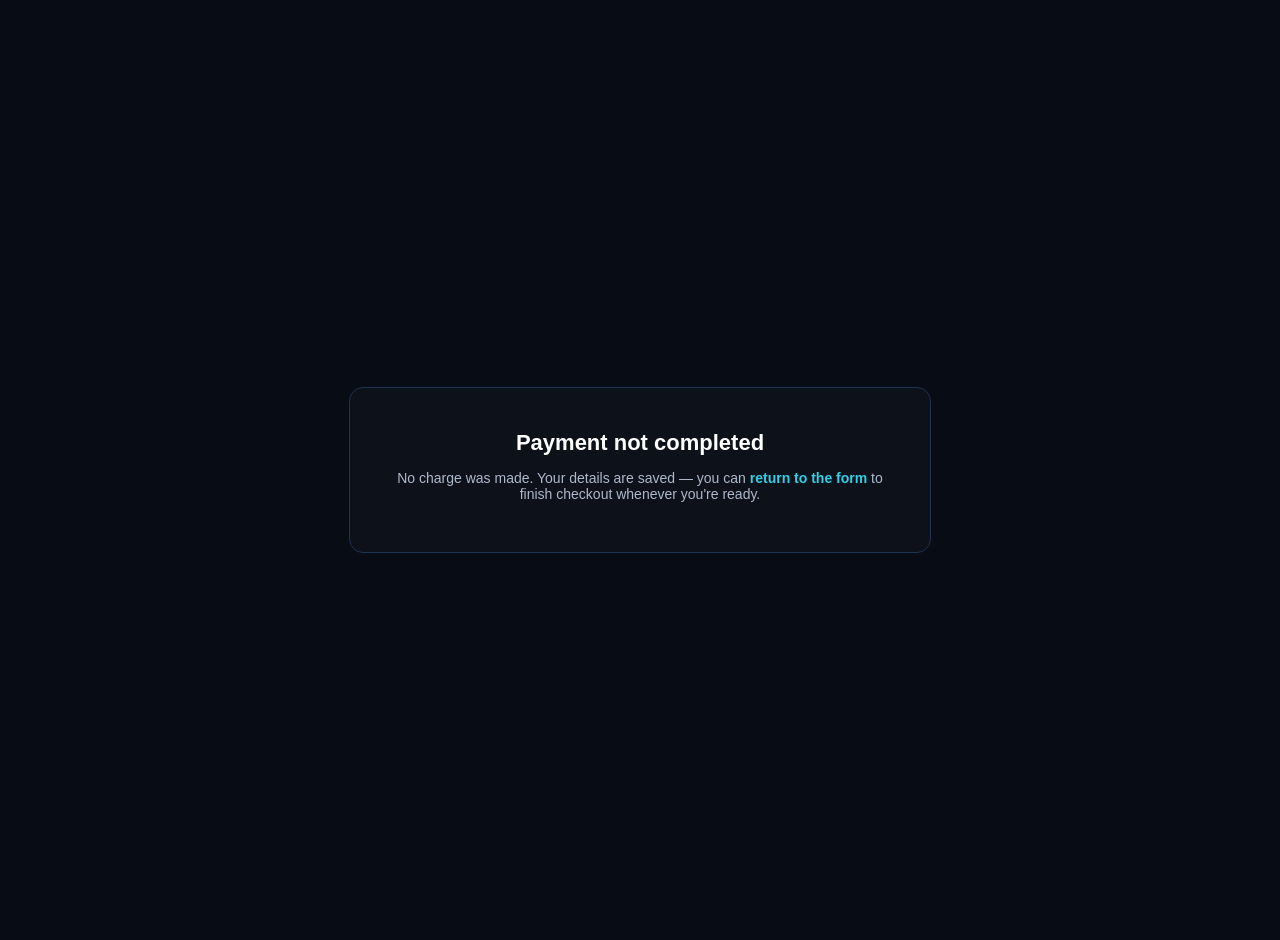
<file: onboarding/templates/cancelled.html>
<!DOCTYPE html>
<html lang="en">
<head>
<meta charset="utf-8">
<meta name="viewport" content="width=device-width, initial-scale=1">
<title>FlipPulse — Payment Cancelled</title>
<style>
  body { margin:0; font-family:-apple-system,"Segoe UI",Helvetica,Arial,sans-serif;
    background:#080c15; color:#c9d3e2; display:flex; min-height:100vh; align-items:center; justify-content:center; padding:20px; }
  .card { max-width:520px; text-align:center; background:rgba(255,255,255,0.02);
    border:1px solid #1e3350; border-radius:14px; padding:36px 30px; }
  h1 { color:#fff; font-size:22px; margin:6px 0; }
  p { color:#aeb9cc; font-size:14px; }
  a { color:#35cee6; font-weight:700; text-decoration:none; }
</style>
</head>
<body>
  <div class="card">
    <h1>Payment not completed</h1>
    <p>No charge was made. Your details are saved — you can
       <a href="/">return to the form</a> to finish checkout whenever you're ready.</p>
  </div>
</body>
</html>
</file>
<file: onboarding/guide/styles.css>
/* ============================================================================
   FlipPulse onboarding — shared stylesheet
   Light, accessible, Stripe/Notion-grade. Brand accents: #7ef2a0 → #35cee6.
   Used by index.html (landing), guide.html (setup guide), checklist.html.
   ========================================================================== */

:root {
  --bg:        #f6f8fc;
  --card:      #ffffff;
  --ink:       #0f172a;
  --ink-soft:  #26344b;
  --muted:     #57657c;
  --faint:     #8493a8;
  --line:      #e6ebf2;
  --line-2:    #eef2f7;

  --brand-1:   #7ef2a0;
  --brand-2:   #35cee6;
  --brand-ink: #063b46;      /* readable text on the light gradient */
  --grad:      linear-gradient(135deg, #7ef2a0, #35cee6);
  --grad-deep: linear-gradient(135deg, #12a150, #0e91b8);

  --dark:      #080c15;

  --blue-bg:   #eff6ff; --blue-bd:   #bfdbfe; --blue-ink:  #1e40af;
  --green-bg:  #ecfdf5; --green-bd:  #a7f3d0; --green-ink: #047857;
  --red-bg:    #fef2f2; --red-bd:    #fecaca; --red-ink:   #b91c1c;
  --amber-bg:  #fffbeb; --amber-bd:  #fde68a; --amber-ink: #b45309;

  --shadow-sm: 0 1px 2px rgba(15,23,42,.06), 0 1px 3px rgba(15,23,42,.05);
  --shadow-md: 0 6px 20px rgba(15,23,42,.08), 0 2px 6px rgba(15,23,42,.05);
  --shadow-lg: 0 24px 60px rgba(8,12,21,.18);
  --radius:    16px;
  --maxw:      880px;

  --font: -apple-system, BlinkMacSystemFont, "Segoe UI", Roboto, Helvetica, Arial,
          "Apple Color Emoji", "Segoe UI Emoji", sans-serif;
  --mono: ui-monospace, SFMono-Regular, Menlo, Consolas, "Liberation Mono", monospace;
}

* { box-sizing: border-box; -webkit-print-color-adjust: exact; print-color-adjust: exact; }
html { scroll-behavior: smooth; -webkit-text-size-adjust: 100%; }
body {
  margin: 0; background: var(--bg); color: var(--ink);
  font-family: var(--font); font-size: 17px; line-height: 1.65;
  -webkit-font-smoothing: antialiased;
}
img { max-width: 100%; display: block; }
a { color: #0d7ec2; text-decoration: none; }
a:hover { text-decoration: underline; }
h1, h2, h3 { line-height: 1.2; color: var(--ink); letter-spacing: -.02em; }
code, kbd {
  font-family: var(--mono); font-size: .9em; background: #eef2f7;
  padding: .12em .42em; border-radius: 6px; color: #b8306b; white-space: nowrap;
}
.wrap { max-width: var(--maxw); margin: 0 auto; padding: 0 22px; }

/* ---- top nav ------------------------------------------------------------- */
.nav {
  position: sticky; top: 0; z-index: 40;
  background: rgba(246,248,252,.85); backdrop-filter: saturate(180%) blur(12px);
  border-bottom: 1px solid var(--line);
}
.nav-in { max-width: 1080px; margin: 0 auto; padding: 12px 22px;
  display: flex; align-items: center; gap: 14px; }
.logo { font-weight: 800; font-size: 19px; letter-spacing: -.03em; color: var(--ink); }
.logo .dot { background: var(--grad-deep); -webkit-background-clip: text;
  background-clip: text; color: transparent; }
.nav .spacer { flex: 1; }
.nav a.navlink { color: var(--muted); font-weight: 600; font-size: 15px; }
.nav a.navlink:hover { color: var(--ink); text-decoration: none; }

/* ---- hero ---------------------------------------------------------------- */
.hero {
  background:
    radial-gradient(1100px 500px at 82% -10%, rgba(53,206,230,.22), transparent 60%),
    radial-gradient(820px 460px at 4% 120%, rgba(126,242,160,.16), transparent 55%),
    var(--dark);
  color: #fff; padding: 74px 22px 84px; text-align: center; position: relative;
}
.hero h1 { font-size: clamp(34px, 6vw, 56px); font-weight: 800; margin: 0 0 14px;
  color: #fff; }
.hero .sub { font-size: clamp(17px, 2.6vw, 21px); color: #aebfd4; max-width: 640px;
  margin: 0 auto 26px; }
.hero .grad { background: var(--grad); -webkit-background-clip: text;
  background-clip: text; color: transparent; }
.badges { display: flex; gap: 12px; justify-content: center; flex-wrap: wrap; margin-top: 8px; }
.pill {
  display: inline-flex; align-items: center; gap: 8px; font-weight: 700; font-size: 15px;
  padding: 9px 16px; border-radius: 999px; background: rgba(255,255,255,.07);
  border: 1px solid rgba(53,206,230,.35); color: #d7ffe6;
}
.pill.cyan { color: #cdf3fb; }

/* ---- buttons ------------------------------------------------------------- */
.btn {
  display: inline-flex; align-items: center; justify-content: center; gap: 10px;
  font-weight: 700; font-size: 16px; padding: 14px 24px; border-radius: 12px;
  border: 1.5px solid transparent; cursor: pointer; transition: transform .06s ease, box-shadow .2s ease;
  text-decoration: none; line-height: 1;
}
.btn:hover { text-decoration: none; transform: translateY(-1px); }
.btn:active { transform: translateY(0); }
.btn-primary { background: var(--grad); color: var(--brand-ink); box-shadow: 0 8px 24px rgba(53,206,230,.28); }
.btn-dark { background: var(--ink); color: #fff; }
.btn-ghost { background: #fff; color: var(--ink); border-color: var(--line); box-shadow: var(--shadow-sm); }
.btn-lg { font-size: 18px; padding: 17px 30px; }
.btn-block { width: 100%; }

/* ---- generic sections & cards ------------------------------------------- */
section { padding: 40px 0; }
.card {
  background: var(--card); border: 1px solid var(--line); border-radius: var(--radius);
  box-shadow: var(--shadow-sm); padding: 26px;
}
.eyebrow { text-transform: uppercase; letter-spacing: .14em; font-size: 12.5px;
  font-weight: 800; color: var(--brand-2); }
.eyebrow.deep { background: var(--grad-deep); -webkit-background-clip: text;
  background-clip: text; color: transparent; }

/* landing step cards */
.lstep { display: grid; grid-template-columns: 56px 1fr; gap: 18px; align-items: start;
  padding: 24px 0; border-top: 1px solid var(--line); }
.lstep:first-of-type { border-top: none; }
.snum {
  width: 46px; height: 46px; border-radius: 50%; background: var(--grad);
  color: var(--brand-ink); font-weight: 800; font-size: 20px;
  display: flex; align-items: center; justify-content: center; box-shadow: var(--shadow-sm);
}
.lstep h3 { margin: 4px 0 6px; font-size: 21px; }
.lstep p { margin: 0 0 14px; color: var(--muted); }
.btnrow { display: flex; gap: 12px; flex-wrap: wrap; }

/* device download grid */
.devices { display: grid; grid-template-columns: repeat(auto-fit, minmax(140px, 1fr));
  gap: 12px; margin-top: 6px; }
.device {
  display: flex; flex-direction: column; align-items: center; gap: 8px; text-align: center;
  padding: 18px 12px; border: 1px solid var(--line); border-radius: 14px; background: #fff;
  color: var(--ink); font-weight: 700; box-shadow: var(--shadow-sm);
}
.device:hover { border-color: var(--brand-2); text-decoration: none; transform: translateY(-2px);
  transition: transform .1s ease; }
.device .ic { font-size: 30px; }
.device small { color: var(--faint); font-weight: 600; }

/* ---- guide layout -------------------------------------------------------- */
.layout { display: grid; grid-template-columns: 240px 1fr; gap: 40px;
  max-width: 1140px; margin: 0 auto; padding: 40px 22px 90px; }
.toc { position: sticky; top: 74px; align-self: start; font-size: 15px; }
.toc .toc-h { font-size: 12.5px; text-transform: uppercase; letter-spacing: .12em;
  color: var(--faint); font-weight: 800; margin: 0 0 12px; }
.toc ol { list-style: none; margin: 0; padding: 0; counter-reset: t; }
.toc li { counter-increment: t; margin: 2px 0; }
.toc a { display: flex; gap: 10px; padding: 7px 10px; border-radius: 9px; color: var(--muted);
  font-weight: 600; }
.toc a::before { content: counter(t); flex: none; width: 22px; height: 22px; border-radius: 50%;
  background: #eef2f7; color: var(--muted); font-size: 12.5px; font-weight: 800;
  display: inline-flex; align-items: center; justify-content: center; }
.toc a:hover { background: #fff; color: var(--ink); text-decoration: none; box-shadow: var(--shadow-sm); }
.content { min-width: 0; }

.progress { position: fixed; top: 0; left: 0; height: 3px; width: 0;
  background: var(--grad); z-index: 60; transition: width .1s linear; }

/* guide sections */
.gsection { scroll-margin-top: 84px; padding: 30px 0; border-top: 1px solid var(--line); }
.gsection:first-child { border-top: none; }
.gsection > .sec-head { display: flex; align-items: center; gap: 14px; margin-bottom: 6px; }
.sec-badge { flex: none; width: 40px; height: 40px; border-radius: 12px; background: var(--grad);
  color: var(--brand-ink); font-weight: 800; font-size: 18px; display: flex;
  align-items: center; justify-content: center; box-shadow: var(--shadow-sm); }
.gsection h2 { font-size: 27px; margin: 0; }
.gsection .lede { color: var(--muted); margin: 4px 0 18px; font-size: 17px; }

/* numbered instruction lists */
ol.steps { counter-reset: s; list-style: none; margin: 16px 0; padding: 0; }
ol.steps > li { counter-increment: s; position: relative; padding: 2px 0 16px 46px; }
ol.steps > li::before { content: counter(s); position: absolute; left: 0; top: 0;
  width: 30px; height: 30px; border-radius: 50%; background: var(--ink); color: #fff;
  font-weight: 700; font-size: 15px; display: flex; align-items: center; justify-content: center; }
ol.steps > li::after { content: ""; position: absolute; left: 14px; top: 34px; bottom: 4px;
  width: 2px; background: var(--line); }
ol.steps > li:last-child::after { display: none; }

/* figure / screenshot */
figure.shot { margin: 22px 0; }
figure.shot img { border-radius: 18px; box-shadow: var(--shadow-lg); border: 1px solid #0b112033; }
figure.shot figcaption { margin-top: 10px; font-size: 14.5px; color: var(--faint);
  text-align: center; font-weight: 600; }

/* callout boxes */
.callout { border: 1px solid; border-left-width: 5px; border-radius: 12px;
  padding: 14px 18px 14px 16px; margin: 18px 0; font-size: 16px; }
.callout .ct { font-weight: 800; display: block; margin-bottom: 2px; }
.callout p { margin: 0; }
.callout.info    { background: var(--blue-bg);  border-color: var(--blue-bd);  color: #24365e; }
.callout.info .ct{ color: var(--blue-ink); }
.callout.ok      { background: var(--green-bg); border-color: var(--green-bd); color: #14503c; }
.callout.ok .ct  { color: var(--green-ink); }
.callout.warn    { background: var(--red-bg);   border-color: var(--red-bd);   color: #7f1d1d; }
.callout.warn .ct{ color: var(--red-ink); }
.callout.tip     { background: var(--amber-bg); border-color: var(--amber-bd); color: #713f12; }
.callout.tip .ct { color: var(--amber-ink); }

.expect { display: flex; gap: 12px; align-items: flex-start; background: var(--green-bg);
  border: 1px solid var(--green-bd); border-radius: 12px; padding: 14px 16px; margin: 18px 0; }
.expect .chk { flex: none; width: 26px; height: 26px; border-radius: 50%; background: #16a34a;
  color: #fff; font-weight: 800; display: flex; align-items: center; justify-content: center; }
.expect b { color: var(--green-ink); }

/* good/bad chips */
.gb { display: grid; grid-template-columns: 1fr 1fr; gap: 14px; margin: 16px 0; }
.gb .col { border-radius: 12px; padding: 14px 16px; border: 1px solid; }
.gb .good { background: var(--green-bg); border-color: var(--green-bd); }
.gb .bad  { background: var(--red-bg);  border-color: var(--red-bd); }
.gb h4 { margin: 0 0 8px; font-size: 15px; }
.gb .good h4 { color: var(--green-ink); } .gb .bad h4 { color: var(--red-ink); }
.gb ul { margin: 0; padding-left: 18px; } .gb li { margin: 4px 0; }
.gb code { background: #ffffff9c; }

/* tables */
table.tbl { width: 100%; border-collapse: collapse; margin: 16px 0; font-size: 15.5px;
  background: #fff; border: 1px solid var(--line); border-radius: 12px; overflow: hidden; }
table.tbl th { text-align: left; background: #f4f7fb; font-weight: 700; color: var(--ink-soft);
  padding: 11px 14px; border-bottom: 1px solid var(--line); }
table.tbl td { padding: 11px 14px; border-bottom: 1px solid var(--line-2); vertical-align: top;
  color: var(--ink-soft); }
table.tbl tr:last-child td { border-bottom: none; }

/* details / FAQ */
details.faq { background: #fff; border: 1px solid var(--line); border-radius: 12px;
  margin: 10px 0; box-shadow: var(--shadow-sm); overflow: hidden; }
details.faq summary { cursor: pointer; padding: 15px 18px; font-weight: 700; list-style: none;
  display: flex; align-items: center; gap: 10px; }
details.faq summary::-webkit-details-marker { display: none; }
details.faq summary::before { content: "＋"; color: var(--brand-2); font-weight: 800; }
details.faq[open] summary::before { content: "－"; }
details.faq .a { padding: 0 18px 16px 40px; color: var(--muted); }

.cta-box { text-align: center; background: var(--dark); color: #fff; border-radius: 20px;
  padding: 40px 26px; margin: 30px 0; }
.cta-box h2 { color: #fff; }
.cta-box .checklist { display: inline-block; text-align: left; margin: 10px auto 24px; color: #cbd8ea; }
.cta-box .checklist li { margin: 6px 0; }

hr.soft { border: none; border-top: 1px solid var(--line); margin: 34px 0; }

/* footer */
.foot { border-top: 1px solid var(--line); padding: 30px 22px; text-align: center;
  color: var(--faint); font-size: 14px; }

/* ---- responsive ---------------------------------------------------------- */
@media (max-width: 900px) {
  .layout { grid-template-columns: 1fr; gap: 8px; padding-top: 24px; }
  .toc { position: static; margin-bottom: 8px; background: #fff; border: 1px solid var(--line);
    border-radius: 12px; padding: 14px 16px; }
  .toc ol { columns: 2; }
}
@media (max-width: 560px) {
  body { font-size: 16px; }
  .gb { grid-template-columns: 1fr; }
  .toc ol { columns: 1; }
  .lstep { grid-template-columns: 40px 1fr; gap: 12px; }
}

/* ---- print (checklist + guide → PDF) ------------------------------------ */
@media print {
  @page { margin: 14mm 12mm; }
  :root { --bg: #fff; }
  body { font-size: 12px; }
  .nav, .progress, .no-print { display: none !important; }
  .layout { grid-template-columns: 1fr; padding: 0; }
  .hero { border-radius: 0; }
  a { color: var(--ink); }
  .hero { padding: 30px 22px; }
  figure.shot img { box-shadow: none; }
  .card, .callout, table.tbl, .device { box-shadow: none; }
  .gsection, figure.shot, .callout, .expect, table.tbl, .cta-box { break-inside: avoid; }
  h2, h3 { break-after: avoid; }
}
</file>
